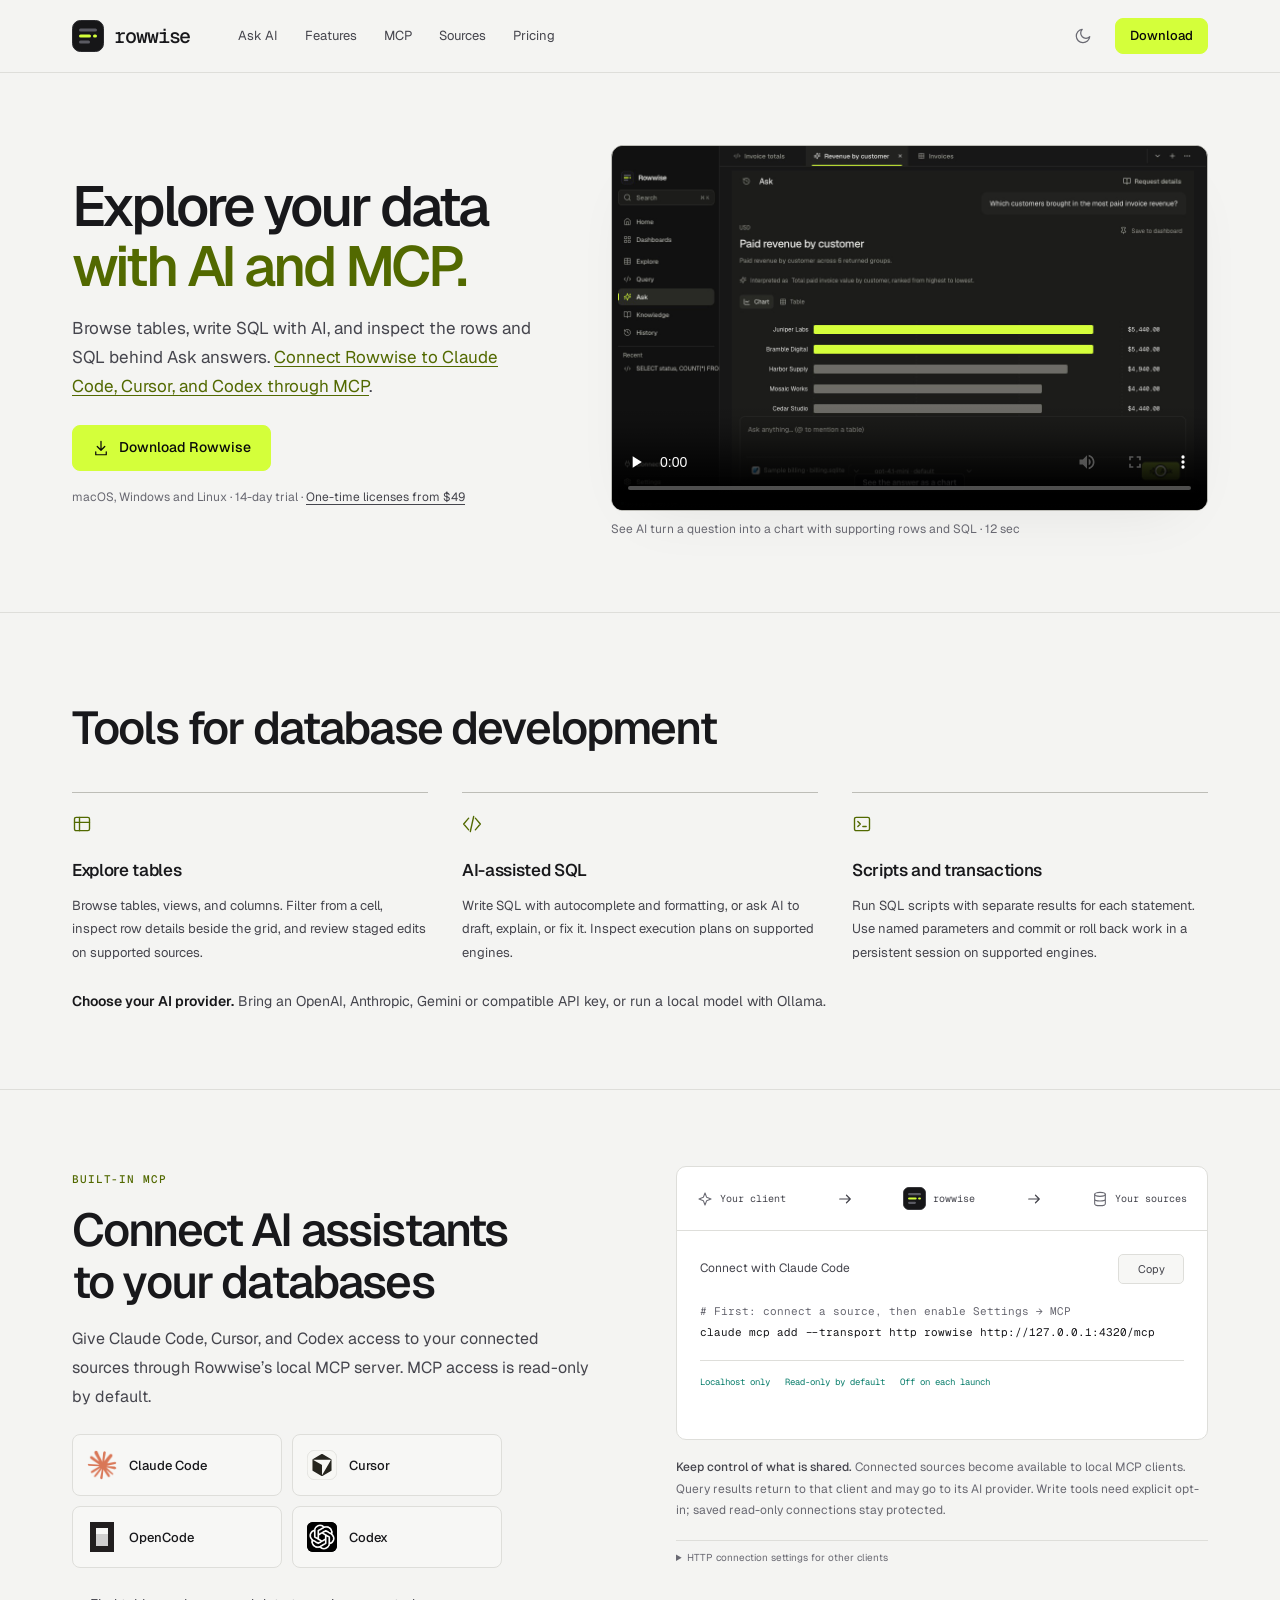
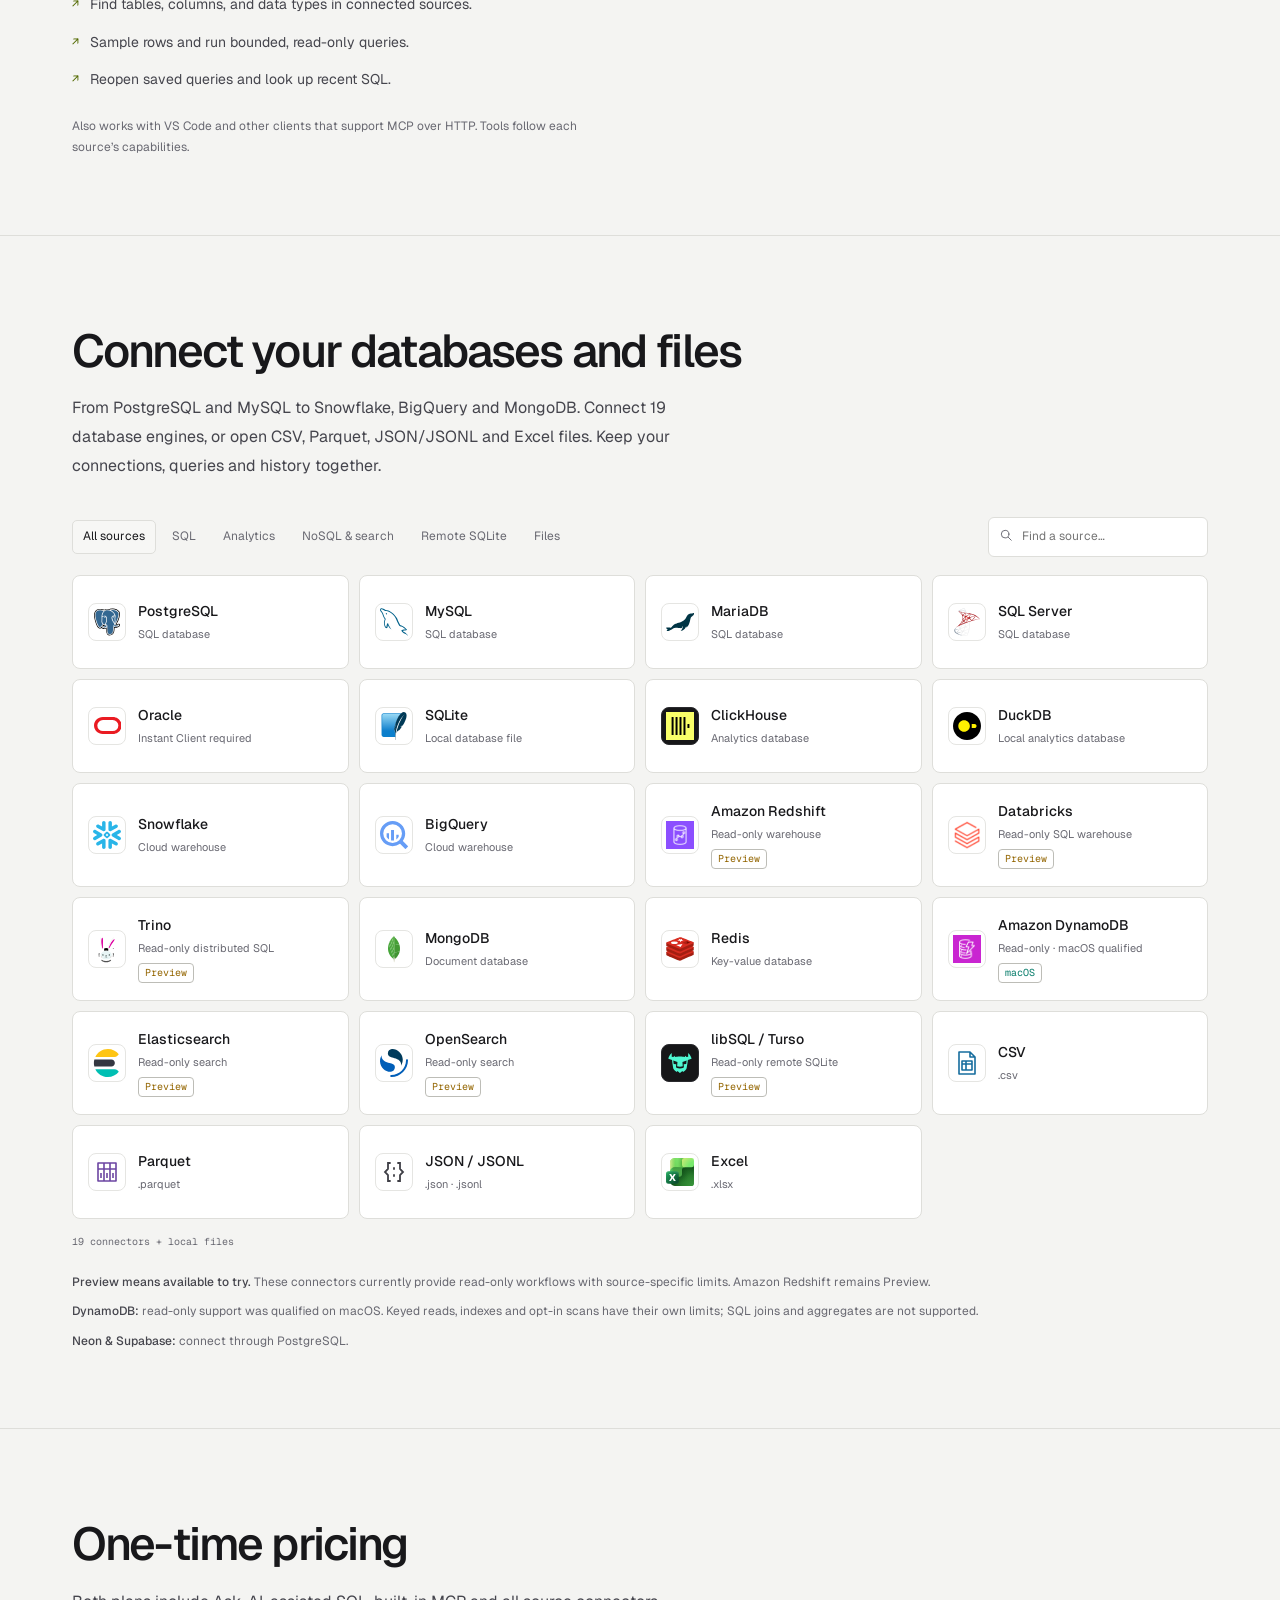
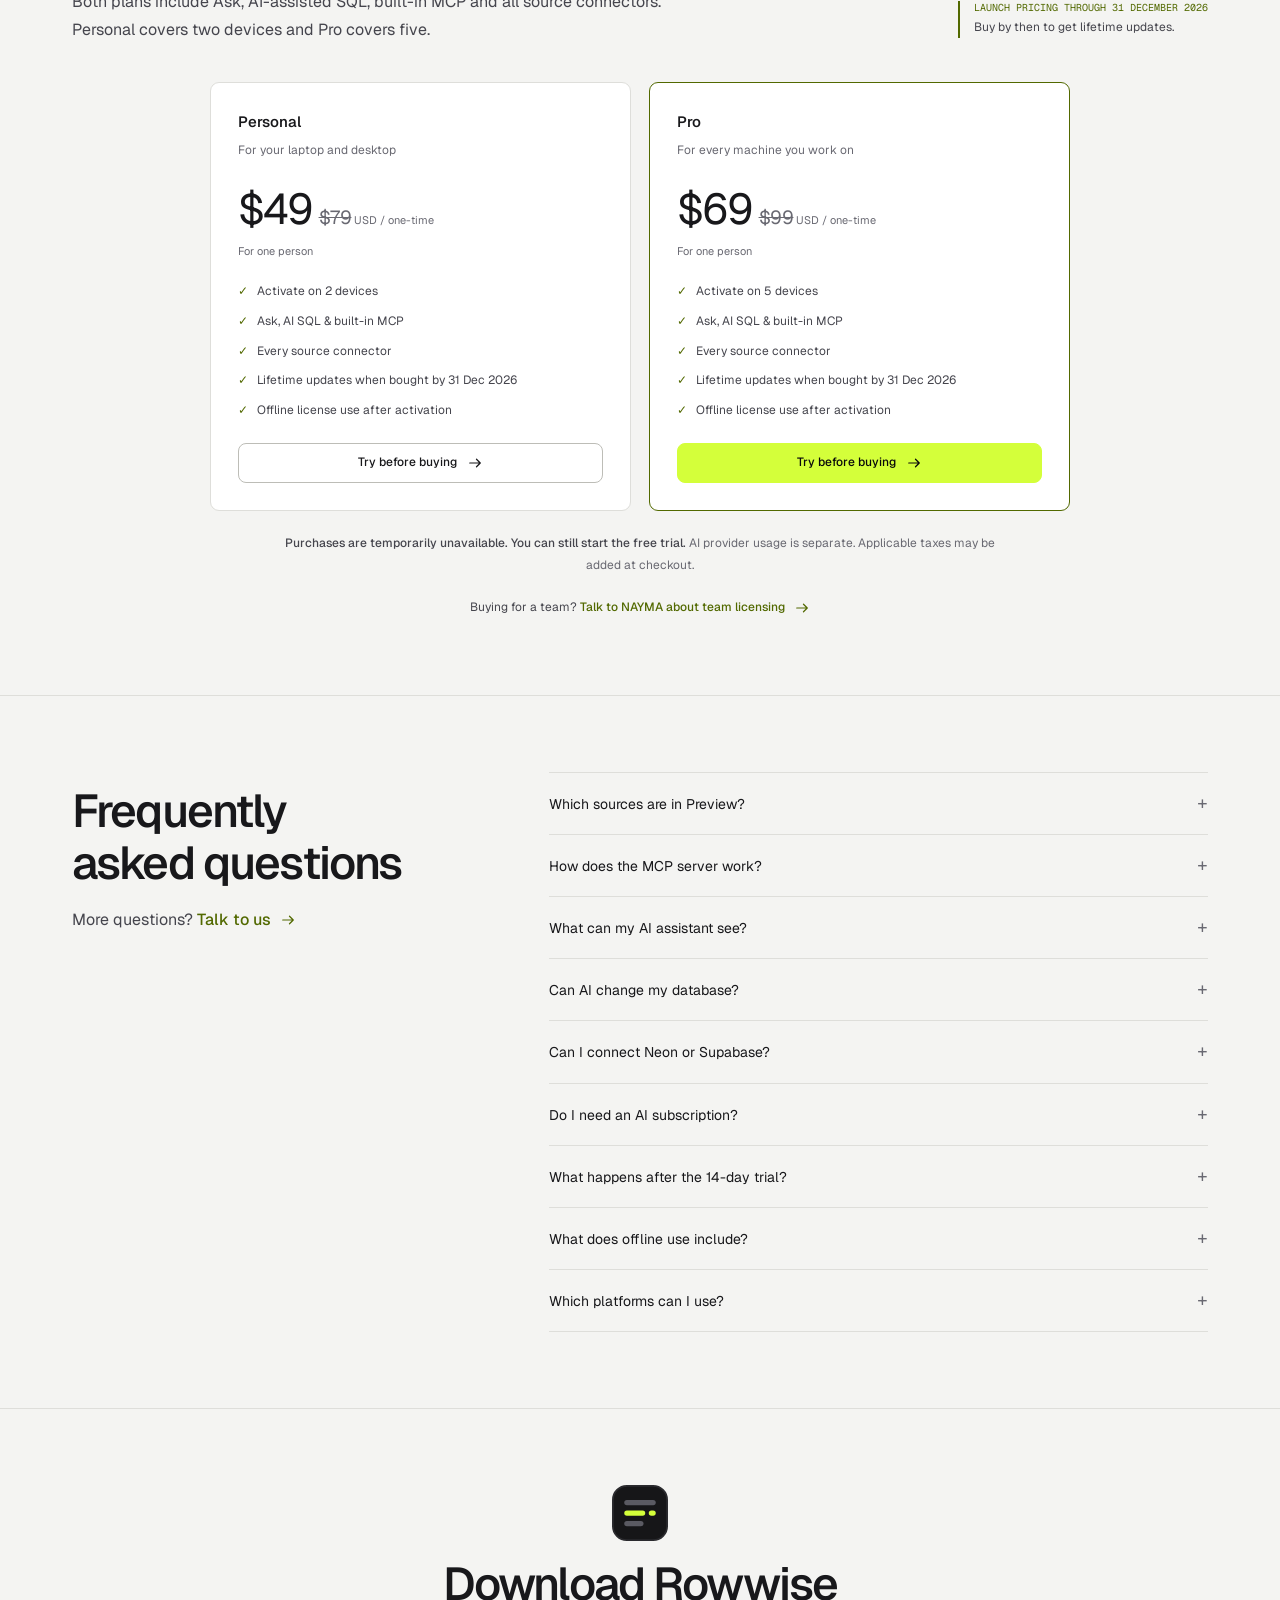
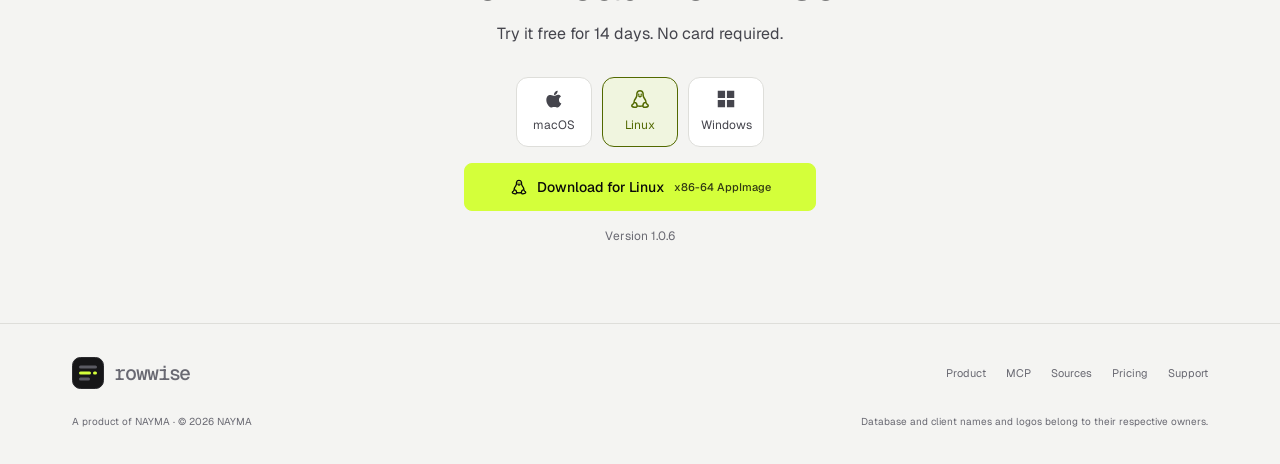
<file: index.html>
<!doctype html>
<html lang="en">
  <head>
    <meta charset="utf-8" />
    <meta name="viewport" content="width=device-width, initial-scale=1" />
    <title>Rowwise — Database client with AI-assisted SQL and MCP</title>
    <meta
      name="description"
      content="Browse databases, write SQL with AI, and inspect the evidence behind Ask answers. Connect your AI coding tools through built-in MCP."
    />
    <meta property="og:type" content="website" />
    <meta property="og:url" content="https://rowwise.dev/" />
    <meta
      property="og:title"
      content="Rowwise — Database client with AI-assisted SQL and MCP"
    />
    <meta
      property="og:description"
      content="Explore your databases, get AI answers backed by rows and SQL, and connect your coding assistant through built-in MCP."
    />
    <meta property="og:site_name" content="Rowwise" />
    <meta
      property="og:image"
      content="https://rowwise.dev/assets/brand/rowwise-social-card.png"
    />
    <meta property="og:image:type" content="image/png" />
    <meta property="og:image:width" content="1200" />
    <meta property="og:image:height" content="630" />
    <meta property="og:image:alt" content="Rowwise logo and wordmark" />
    <meta name="twitter:card" content="summary" />
    <meta name="twitter:title" content="Rowwise | Desktop database client" />
    <meta
      name="twitter:description"
      content="Browse databases, write SQL with AI, and connect your coding tools through built-in MCP."
    />
    <meta
      name="twitter:image"
      content="https://rowwise.dev/assets/brand/rowwise-x-card.png"
    />
    <meta name="twitter:image:alt" content="Rowwise app icon" />
    <meta name="theme-color" content="#09090A" />
    <meta name="color-scheme" content="dark light" />
    <meta name="author" content="NAYMA" />
    <link rel="canonical" href="https://rowwise.dev/" />
    <link
      rel="icon"
      type="image/svg+xml"
      href="assets/brand/rowwise-mark.svg"
    />
    <script>
      (() => {
        let saved;
        try {
          saved = localStorage.getItem("rowwise-theme");
        } catch {}
        document.documentElement.dataset.mode = ["light", "dark"].includes(
          saved,
        )
          ? saved
          : matchMedia("(prefers-color-scheme: light)").matches
            ? "light"
            : "dark";
      })();
    </script>
    <link rel="preconnect" href="https://fonts.googleapis.com" />
    <link rel="preconnect" href="https://fonts.gstatic.com" crossorigin />
    <link
      href="https://fonts.googleapis.com/css2?family=Geist:wght@400;500;550;600;700&amp;family=Geist+Mono:wght@400;500;600&amp;display=swap"
      rel="stylesheet"
    />
    <link rel="stylesheet" href="styles.css?v=57828794ecbf" />
    <script src="script.js?v=ddb3c05d4f6e" defer></script>
    <script src="billing-config.js?v=92ca0e8623fe" defer></script>
    <script src="checkout.js?v=a35e40710782" defer></script>
  </head>
  <body>
    <a href="#main" class="skip-link">Skip to content</a>
    <svg width="0" height="0" style="position: absolute" aria-hidden="true">
      <symbol id="i-arrow" viewBox="0 0 24 24">
        <path d="M5 12h14m-5-5 5 5-5 5" />
      </symbol>
      <symbol id="i-download" viewBox="0 0 24 24">
        <path d="M12 3v12m-5-5 5 5 5-5M5 17v4h14v-4" />
      </symbol>
      <symbol id="i-macos" viewBox="0 0 24 24">
        <path
          fill="currentColor"
          stroke="none"
          d="M16 3c.1 1.2-.4 2.4-1.1 3.2-.8.9-1.9 1.4-3 1.3 0-1.2.5-2.3 1.2-3.1.8-.9 1.8-1.4 2.9-1.4ZM20 17c-.7 1.6-2.4 4.4-4 4.4-1.3 0-1.7-.8-3.7-.8s-2.4.8-3.7.8c-1.6 0-3.3-2.7-4.1-4.4-1.6-3.6-.9-7.6 1.8-9 1.7-.9 3.1-.4 4.3.1.7.2 1.2.4 1.7.4s1-.2 1.6-.4c1.5-.6 3.8-1.4 5.7 1.2-3.1 1.8-2.8 6.3.4 7.7Z"
        />
      </symbol>
      <symbol id="i-linux" viewBox="0 0 24 24">
        <path
          d="M5.4 16c0-2.4 1.2-4.1 2.4-5.7C9 8.7 8.4 7.4 8.7 5.6a3.4 3.4 0 0 1 6.6 0c.3 1.8-.3 3.1.9 4.7 1.2 1.6 2.4 3.3 2.4 5.7M8.8 19.2c2 .8 4.4.8 6.4 0M10.5 8.7l1.5.9 1.5-.9M10.6 6.7h.1m2.6 0h.1M8.8 19.2c-.2-1.8-1.1-3.3-2.5-3.3-1.2 0-1.5.9-1.8 1.5-.5.9-2 1-1.4 2.3.5 1.1 4.1 1.7 5.1 1.1.5-.3.7-.9.6-1.6Zm6.4 0c.2-1.8 1.1-3.3 2.5-3.3 1.2 0 1.5.9 1.8 1.5.5.9 2 1 1.4 2.3-.5 1.1-4.1 1.7-5.1 1.1-.5-.3-.7-.9-.6-1.6Z"
        />
      </symbol>
      <symbol id="i-windows" viewBox="0 0 24 24">
        <path
          fill="currentColor"
          stroke="none"
          d="M3 3h8v8H3zm10 0h8v8h-8zM3 13h8v8H3zm10 0h8v8h-8z"
        />
      </symbol>
      <symbol id="i-database" viewBox="0 0 24 24">
        <ellipse cx="12" cy="5" rx="8" ry="3" />
        <path d="M4 5v14c0 4 16 4 16 0V5M4 12c0 4 16 4 16 0" />
      </symbol>
      <symbol id="i-query" viewBox="0 0 24 24">
        <path d="m8 5-6 7 6 7m8-14 6 7-6 7m-2-16-4 18" />
      </symbol>
      <symbol id="i-terminal" viewBox="0 0 24 24">
        <rect x="3" y="4" width="18" height="16" rx="2" />
        <path d="m7 9 3 3-3 3m6 0h4" />
      </symbol>
      <symbol id="i-grid" viewBox="0 0 24 24">
        <rect x="3" y="4" width="18" height="16" rx="2" />
        <path d="M3 10h18M9 4v16" />
      </symbol>
      <symbol id="i-ask" viewBox="0 0 24 24">
        <path
          d="m12 3 2.5 6.5L21 12l-6.5 2.5L12 21l-2.5-6.5L3 12l6.5-2.5L12 3Z"
        />
      </symbol>
      <symbol id="i-search" viewBox="0 0 24 24">
        <circle cx="10.5" cy="10.5" r="6.5" />
        <path d="m16 16 5 5" />
      </symbol>
      <symbol id="i-sun" viewBox="0 0 24 24">
        <circle cx="12" cy="12" r="4" />
        <path
          d="M12 2v2m0 16v2M2 12h2m16 0h2M5 5l1 1m12 12 1 1M5 19l1-1M18 6l1-1"
        />
      </symbol>
      <symbol id="i-moon" viewBox="0 0 24 24">
        <path d="M21 13A9 9 0 1 1 11 3a7 7 0 0 0 10 10Z" />
      </symbol>
      <symbol id="i-menu" viewBox="0 0 24 24">
        <path d="M4 7h16M4 12h16M4 17h16" />
      </symbol>
    </svg>
    <nav class="site-nav" aria-label="Main navigation">
      <div class="wrap nav-inner">
        <a class="brand" href="#" aria-label="rowwise home"
          ><img
            src="assets/brand/rowwise-mark.svg"
            width="32"
            height="32"
            alt=""
          />rowwise</a
        >
        <ul class="nav-links" id="nav-links">
          <li><a href="#demos">Ask AI</a></li>
          <li><a href="#features">Features</a></li>
          <li><a href="#mcp">MCP</a></li>
          <li><a href="#sources">Sources</a></li>
          <li><a href="#pricing">Pricing</a></li>
        </ul>
        <div class="nav-actions">
          <button
            class="icon-button theme-toggle"
            id="theme-toggle"
            type="button"
            aria-label="Switch to light theme"
          >
            <svg class="icon sun" aria-hidden="true"><use href="#i-sun" /></svg
            ><svg class="icon moon" aria-hidden="true">
              <use href="#i-moon" />
            </svg></button
          ><a class="btn btn-primary btn-small" href="#download">Download</a
          ><button
            class="icon-button mobile-toggle"
            id="mobile-toggle"
            type="button"
            aria-label="Open navigation"
            aria-expanded="false"
            aria-controls="nav-links"
          >
            <svg class="icon" aria-hidden="true"><use href="#i-menu" /></svg>
          </button>
        </div>
      </div>
    </nav>
    <main id="main" tabindex="-1">
      <header class="hero" id="ai">
        <div class="wrap hero-layout">
          <div class="hero-copy">
            <h1>
              Explore your data<br /><span class="accent"
                >with AI and MCP.</span
              >
            </h1>
            <p class="hero-lede">
              Browse tables, write SQL with AI, and inspect the rows and SQL
              behind Ask answers.
              <a href="#mcp"
                >Connect Rowwise to Claude Code, Cursor, and Codex through
                MCP</a
              >.
            </p>
            <div class="ctas">
              <a class="btn btn-primary" href="#download">
                <svg class="icon" aria-hidden="true">
                  <use href="#i-download" />
                </svg>
                Download Rowwise
              </a>
            </div>
            <p class="fine">
              macOS, Windows and Linux · 14-day trial ·
              <a href="#pricing">One-time licenses from $49</a>
            </p>
          </div>
          <figure class="ask-demo" id="tour">
            <video
              id="demos"
              controls
              playsinline
              preload="none"
              width="1200"
              height="736"
              poster="assets/demos/ask-with-evidence.jpg"
              aria-label="Ask walkthrough with sample invoice data"
              aria-describedby="ask-demo-caption"
            >
              <source
                src="assets/demos/ask-with-evidence.mp4"
                type="video/mp4"
              />
              <a href="assets/demos/ask-with-evidence.mp4"
                >Download the Ask demo</a
              >
            </video>
            <figcaption id="ask-demo-caption">
              See AI turn a question into a chart with supporting rows and SQL ·
              12 sec
            </figcaption>
          </figure>
        </div>
      </header>
      <section class="page-section" id="features">
        <div class="wrap">
          <h2>Tools for database development</h2>
          <div class="workflow-grid">
            <article class="workflow-card">
              <svg class="icon" aria-hidden="true"><use href="#i-grid" /></svg>
              <h3>Explore tables</h3>
              <p>
                Browse tables, views, and columns. Filter from a cell, inspect
                row details beside the grid, and review staged edits on
                supported sources.
              </p>
            </article>
            <article class="workflow-card">
              <svg class="icon" aria-hidden="true"><use href="#i-query" /></svg>
              <h3>AI-assisted SQL</h3>
              <p>
                Write SQL with autocomplete and formatting, or ask AI to draft,
                explain, or fix it. Inspect execution plans on supported
                engines.
              </p>
            </article>
            <article class="workflow-card">
              <svg class="icon" aria-hidden="true">
                <use href="#i-terminal" />
              </svg>
              <h3>Scripts and transactions</h3>
              <p>
                Run SQL scripts with separate results for each statement. Use
                named parameters and commit or roll back work in a persistent
                session on supported engines.
              </p>
            </article>
          </div>
          <p class="ai-provider-note">
            <strong>Choose your AI provider.</strong> Bring an OpenAI,
            Anthropic, Gemini or compatible API key, or run a local model with
            Ollama.
          </p>
        </div>
      </section>
      <section class="page-section" id="mcp">
        <div class="wrap split">
          <div>
            <span class="eyebrow">Built-in MCP</span>
            <h2>Connect AI assistants to your databases</h2>
            <p class="section-lede">
              Give Claude Code, Cursor, and Codex access to your connected
              sources through Rowwise’s local MCP server. MCP access is
              read-only by default.
            </p>
            <ul class="client-chips" aria-label="MCP clients">
              <li>
                <a
                  class="client-chip"
                  href="https://code.claude.com/docs/en/mcp"
                  target="_blank"
                  rel="noopener noreferrer"
                  aria-label="Claude Code MCP setup (opens in a new tab)"
                  ><span class="client-icon" aria-hidden="true"
                    ><img
                      src="assets/clients/claude-code.png"
                      width="30"
                      height="30"
                      alt=""
                      class="" /></span
                  ><span>Claude Code</span></a
                >
              </li>
              <li>
                <a
                  class="client-chip"
                  href="https://cursor.com/docs/context/mcp"
                  target="_blank"
                  rel="noopener noreferrer"
                  aria-label="Cursor MCP setup (opens in a new tab)"
                  ><span class="client-icon" aria-hidden="true"
                    ><img
                      class="on-dark"
                      src="assets/clients/cursor-dark.svg"
                      width="30"
                      height="30"
                      alt="" /><img
                      class="on-light"
                      src="assets/clients/cursor-light.svg"
                      width="30"
                      height="30"
                      alt="" /></span
                  ><span>Cursor</span></a
                >
              </li>
              <li>
                <a
                  class="client-chip"
                  href="https://opencode.ai/docs/mcp-servers/"
                  target="_blank"
                  rel="noopener noreferrer"
                  aria-label="OpenCode MCP setup (opens in a new tab)"
                  ><span class="client-icon" aria-hidden="true"
                    ><img
                      class="on-dark"
                      src="assets/clients/opencode-dark.svg"
                      width="30"
                      height="30"
                      alt="" /><img
                      class="on-light"
                      src="assets/clients/opencode-light.svg"
                      width="30"
                      height="30"
                      alt="" /></span
                  ><span>OpenCode</span></a
                >
              </li>
              <li>
                <a
                  class="client-chip"
                  href="https://developers.openai.com/codex/mcp"
                  target="_blank"
                  rel="noopener noreferrer"
                  aria-label="Codex MCP setup (opens in a new tab)"
                  ><span class="client-icon" aria-hidden="true"
                    ><img
                      src="assets/clients/codex.png"
                      width="30"
                      height="30"
                      alt=""
                      class="codex-logo" /></span
                  ><span>Codex</span></a
                >
              </li>
            </ul>
            <ul class="feature-list">
              <li>
                Find tables, columns, and data types in connected sources.
              </li>
              <li>Sample rows and run bounded, read-only queries.</li>
              <li>Reopen saved queries and look up recent SQL.</li>
            </ul>

            <p class="privacy-note">
              Also works with VS Code and other clients that support MCP over
              HTTP. Tools follow each source’s capabilities.
            </p>
          </div>
          <div>
            <div class="setup-card">
              <div class="connection-flow">
                <span class="flow-node"
                  ><svg class="icon" aria-hidden="true">
                    <use href="#i-ask" /></svg
                  >Your client</span
                ><svg class="icon" aria-hidden="true">
                  <use href="#i-arrow" /></svg
                ><span class="flow-node"
                  ><img
                    src="assets/brand/rowwise-mark.svg"
                    alt=""
                    width="23"
                    height="23"
                  />rowwise</span
                ><svg class="icon" aria-hidden="true">
                  <use href="#i-arrow" /></svg
                ><span class="flow-node"
                  ><svg class="icon" aria-hidden="true">
                    <use href="#i-database" /></svg
                  >Your sources</span
                >
              </div>
              <div class="setup-inner">
                <div class="setup-title">
                  <span>Connect with Claude Code</span
                  ><button
                    type="button"
                    id="copy-mcp"
                    class="copy-button"
                    aria-label="Copy Claude Code MCP setup command"
                  >
                    Copy
                  </button>
                </div>
                <pre><span class="code-comment"># First: connect a source, then enable Settings → MCP</span>
<code id="mcp-command">claude mcp add --transport http rowwise http://127.0.0.1:4320/mcp</code></pre>
                <div class="setup-foot">
                  <span>Localhost only</span><span>Read-only by default</span
                  ><span>Off on each launch</span>
                </div>
                <p
                  class="copy-status"
                  id="copy-status"
                  role="status"
                  aria-live="polite"
                ></p>
              </div>
            </div>
            <p class="privacy-note">
              <strong>Keep control of what is shared.</strong> Connected sources
              become available to local MCP clients. Query results return to
              that client and may go to its AI provider. Write tools need
              explicit opt-in; saved read-only connections stay protected.
            </p>
            <details class="supporting" style="margin-top: 18px">
              <summary>HTTP connection settings for other clients</summary>
              <pre>{"type":"http","url":"http://127.0.0.1:4320/mcp"}</pre>
              <p class="privacy-note">
                Use your client’s MCP configuration format with this endpoint.
              </p>
            </details>
          </div>
        </div>
      </section>
      <section class="page-section" id="sources">
        <div class="wrap">
          <div class="section-heading">
            <h2>Connect your databases and files</h2>
            <p class="section-lede">
              From PostgreSQL and MySQL to Snowflake, BigQuery and MongoDB.
              Connect 19 database engines, or open CSV, Parquet, JSON/JSONL and
              Excel files. Keep your connections, queries and history together.
            </p>
          </div>
          <div class="source-toolbar">
            <div
              class="source-filters"
              role="group"
              aria-label="Filter sources"
            >
              <button type="button" data-filter="all" aria-pressed="true">
                All sources</button
              ><button type="button" data-filter="sql" aria-pressed="false">
                SQL</button
              ><button
                type="button"
                data-filter="analytics"
                aria-pressed="false"
              >
                Analytics</button
              ><button type="button" data-filter="nosql" aria-pressed="false">
                NoSQL & search</button
              ><button type="button" data-filter="remote" aria-pressed="false">
                Remote SQLite</button
              ><button type="button" data-filter="files" aria-pressed="false">
                Files
              </button>
            </div>
            <label class="source-search"
              ><svg class="icon" aria-hidden="true">
                <use href="#i-search" /></svg
              ><span class="sr-only">Search sources</span
              ><input
                id="source-search"
                type="search"
                placeholder="Find a source…"
                autocomplete="off"
            /></label>
          </div>
          <div class="source-grid" id="source-grid">
            <div
              class="source-card"
              data-source="postgres"
              data-category="sql"
              data-search="postgresql sql database"
            >
              <span class="source-icon" aria-hidden="true"
                ><img
                  src="assets/db/postgresql.svg?v=f220a436258e"
                  width="28"
                  height="28"
                  alt=""
                  loading="lazy"
                  decoding="async"
              /></span>
              <div class="source-copy">
                <div class="source-name">PostgreSQL</div>
                <div class="source-detail">SQL database</div>
              </div>
            </div>
            <div
              class="source-card"
              data-source="mysql"
              data-category="sql"
              data-search="mysql sql database"
            >
              <span class="source-icon" aria-hidden="true"
                ><img
                  src="assets/db/mysql.svg?v=f73fa5d6b9da"
                  width="28"
                  height="28"
                  alt=""
                  loading="lazy"
                  decoding="async"
              /></span>
              <div class="source-copy">
                <div class="source-name">MySQL</div>
                <div class="source-detail">SQL database</div>
              </div>
            </div>
            <div
              class="source-card"
              data-source="mariadb"
              data-category="sql"
              data-search="mariadb sql database"
            >
              <span class="source-icon" aria-hidden="true"
                ><img
                  src="assets/db/mariadb.svg?v=90f14c26b478"
                  width="28"
                  height="28"
                  alt=""
                  loading="lazy"
                  decoding="async"
              /></span>
              <div class="source-copy">
                <div class="source-name">MariaDB</div>
                <div class="source-detail">SQL database</div>
              </div>
            </div>
            <div
              class="source-card"
              data-source="sqlserver"
              data-category="sql"
              data-search="sql server sql database"
            >
              <span class="source-icon" aria-hidden="true"
                ><img
                  src="assets/db/sqlserver.svg?v=f52b63cb5ff8"
                  width="28"
                  height="28"
                  alt=""
                  loading="lazy"
                  decoding="async"
              /></span>
              <div class="source-copy">
                <div class="source-name">SQL Server</div>
                <div class="source-detail">SQL database</div>
              </div>
            </div>
            <div
              class="source-card"
              data-source="oracle"
              data-category="sql"
              data-search="oracle instant client required"
            >
              <span class="source-icon" aria-hidden="true"
                ><img
                  src="assets/db/oracle.svg?v=436d617a609b"
                  width="28"
                  height="28"
                  alt=""
                  loading="lazy"
                  decoding="async"
              /></span>
              <div class="source-copy">
                <div class="source-name">Oracle</div>
                <div class="source-detail">Instant Client required</div>
              </div>
            </div>
            <div
              class="source-card"
              data-source="sqlite"
              data-category="sql"
              data-search="sqlite local database file"
            >
              <span class="source-icon" aria-hidden="true"
                ><img
                  src="assets/db/sqlite.svg?v=2b91c30887d3"
                  width="28"
                  height="28"
                  alt=""
                  loading="lazy"
                  decoding="async"
              /></span>
              <div class="source-copy">
                <div class="source-name">SQLite</div>
                <div class="source-detail">Local database file</div>
              </div>
            </div>
            <div
              class="source-card"
              data-source="clickhouse"
              data-category="analytics"
              data-search="clickhouse analytics database"
            >
              <span class="source-icon source-icon--dark" aria-hidden="true"
                ><img
                  src="assets/db/clickhouse.svg?v=12cde67e9662"
                  width="28"
                  height="28"
                  alt=""
                  loading="lazy"
                  decoding="async"
              /></span>
              <div class="source-copy">
                <div class="source-name">ClickHouse</div>
                <div class="source-detail">Analytics database</div>
              </div>
            </div>
            <div
              class="source-card"
              data-source="duckdb"
              data-category="analytics"
              data-search="duckdb local analytics database"
            >
              <span class="source-icon" aria-hidden="true"
                ><img
                  src="assets/db/duckdb.svg?v=06be219668a4"
                  width="28"
                  height="28"
                  alt=""
                  loading="lazy"
                  decoding="async"
              /></span>
              <div class="source-copy">
                <div class="source-name">DuckDB</div>
                <div class="source-detail">Local analytics database</div>
              </div>
            </div>
            <div
              class="source-card"
              data-source="snowflake"
              data-category="analytics"
              data-search="snowflake cloud warehouse"
            >
              <span class="source-icon" aria-hidden="true"
                ><img
                  src="assets/db/snowflake.svg?v=49ac685600ec"
                  width="28"
                  height="28"
                  alt=""
                  loading="lazy"
                  decoding="async"
              /></span>
              <div class="source-copy">
                <div class="source-name">Snowflake</div>
                <div class="source-detail">Cloud warehouse</div>
              </div>
            </div>
            <div
              class="source-card"
              data-source="bigquery"
              data-category="analytics"
              data-search="bigquery cloud warehouse"
            >
              <span class="source-icon" aria-hidden="true"
                ><img
                  src="assets/db/bigquery.svg?v=a26f6aafc25b"
                  width="28"
                  height="28"
                  alt=""
                  loading="lazy"
                  decoding="async"
              /></span>
              <div class="source-copy">
                <div class="source-name">BigQuery</div>
                <div class="source-detail">Cloud warehouse</div>
              </div>
            </div>
            <div
              class="source-card"
              data-source="redshift"
              data-category="analytics"
              data-search="amazon redshift read-only warehouse"
            >
              <span class="source-icon" aria-hidden="true"
                ><img
                  src="assets/db/redshift.png?v=36e927335d93"
                  width="28"
                  height="28"
                  alt=""
                  loading="lazy"
                  decoding="async"
              /></span>
              <div class="source-copy">
                <div class="source-name">Amazon Redshift</div>
                <div class="source-detail">Read-only warehouse</div>
                <span class="source-badge">Preview</span>
              </div>
            </div>
            <div
              class="source-card"
              data-source="databricks"
              data-category="analytics"
              data-search="databricks read-only sql warehouse"
            >
              <span class="source-icon" aria-hidden="true"
                ><img
                  src="assets/db/databricks.png?v=ecd81329dd99"
                  width="28"
                  height="28"
                  alt=""
                  loading="lazy"
                  decoding="async"
              /></span>
              <div class="source-copy">
                <div class="source-name">Databricks</div>
                <div class="source-detail">Read-only SQL warehouse</div>
                <span class="source-badge">Preview</span>
              </div>
            </div>
            <div
              class="source-card"
              data-source="trino"
              data-category="analytics"
              data-search="trino read-only distributed sql"
            >
              <span class="source-icon" aria-hidden="true"
                ><img
                  src="assets/db/trino.svg?v=d1dd40046704"
                  width="28"
                  height="28"
                  alt=""
                  loading="lazy"
                  decoding="async"
              /></span>
              <div class="source-copy">
                <div class="source-name">Trino</div>
                <div class="source-detail">Read-only distributed SQL</div>
                <span class="source-badge">Preview</span>
              </div>
            </div>
            <div
              class="source-card"
              data-source="mongodb"
              data-category="nosql"
              data-search="mongodb document database"
            >
              <span class="source-icon" aria-hidden="true"
                ><img
                  src="assets/db/mongodb.svg?v=d9f2bf704126"
                  width="28"
                  height="28"
                  alt=""
                  loading="lazy"
                  decoding="async"
              /></span>
              <div class="source-copy">
                <div class="source-name">MongoDB</div>
                <div class="source-detail">Document database</div>
              </div>
            </div>
            <div
              class="source-card"
              data-source="redis"
              data-category="nosql"
              data-search="redis key-value database"
            >
              <span class="source-icon" aria-hidden="true"
                ><img
                  src="assets/db/redis.svg?v=4707378b1908"
                  width="28"
                  height="28"
                  alt=""
                  loading="lazy"
                  decoding="async"
              /></span>
              <div class="source-copy">
                <div class="source-name">Redis</div>
                <div class="source-detail">Key-value database</div>
              </div>
            </div>
            <div
              class="source-card"
              data-source="dynamodb"
              data-category="nosql"
              data-search="amazon dynamodb read-only · macos qualified"
            >
              <span class="source-icon" aria-hidden="true"
                ><img
                  src="assets/db/dynamodb.png?v=e15ee090401a"
                  width="28"
                  height="28"
                  alt=""
                  loading="lazy"
                  decoding="async"
              /></span>
              <div class="source-copy">
                <div class="source-name">Amazon DynamoDB</div>
                <div class="source-detail">Read-only · macOS qualified</div>
                <span class="source-badge qualified">macOS</span>
              </div>
            </div>
            <div
              class="source-card"
              data-source="elasticsearch"
              data-category="nosql"
              data-search="elasticsearch read-only search"
            >
              <span class="source-icon" aria-hidden="true"
                ><img
                  src="assets/db/elasticsearch.svg?v=7efc44ea67ea"
                  width="28"
                  height="28"
                  alt=""
                  loading="lazy"
                  decoding="async"
              /></span>
              <div class="source-copy">
                <div class="source-name">Elasticsearch</div>
                <div class="source-detail">Read-only search</div>
                <span class="source-badge">Preview</span>
              </div>
            </div>
            <div
              class="source-card"
              data-source="opensearch"
              data-category="nosql"
              data-search="opensearch read-only search"
            >
              <span class="source-icon" aria-hidden="true"
                ><img
                  src="assets/db/opensearch.svg?v=d89d0555a75f"
                  width="28"
                  height="28"
                  alt=""
                  loading="lazy"
                  decoding="async"
              /></span>
              <div class="source-copy">
                <div class="source-name">OpenSearch</div>
                <div class="source-detail">Read-only search</div>
                <span class="source-badge">Preview</span>
              </div>
            </div>
            <div
              class="source-card"
              data-source="libsql"
              data-category="remote"
              data-search="libsql / turso read-only remote sqlite"
            >
              <span class="source-icon source-icon--dark" aria-hidden="true"
                ><img
                  src="assets/db/turso.svg?v=1f79806b29a7"
                  width="28"
                  height="28"
                  alt=""
                  loading="lazy"
                  decoding="async"
              /></span>
              <div class="source-copy">
                <div class="source-name">libSQL / Turso</div>
                <div class="source-detail">Read-only remote SQLite</div>
                <span class="source-badge">Preview</span>
              </div>
            </div>
            <div
              class="source-card"
              data-source="file-csv"
              data-category="files"
              data-search="csv comma separated values flat files"
            >
              <span class="source-icon source-icon--csv" aria-hidden="true"
                ><svg
                  viewBox="0 0 28 28"
                  fill="none"
                  stroke="currentColor"
                  stroke-width="1.6"
                  stroke-linejoin="round"
                >
                  <path d="M17 3H6v22h16V8l-5-5Zm0 0v5h5" />
                  <path d="M9 12h10v9H9zM9 15h10M13 12v9" /></svg
              ></span>
              <div class="source-copy">
                <div class="source-name">CSV</div>
                <div class="source-detail">.csv</div>
              </div>
            </div>
            <div
              class="source-card"
              data-source="file-parquet"
              data-category="files"
              data-search="parquet columnar data files"
            >
              <span class="source-icon source-icon--parquet" aria-hidden="true"
                ><svg
                  viewBox="0 0 28 28"
                  fill="none"
                  stroke="currentColor"
                  stroke-width="1.6"
                  stroke-linejoin="round"
                >
                  <path d="M5 5h18v18H5zM5 11h18M11 5v18M17 5v18" />
                  <path d="M8 15v5M14 15v5M20 15v5" /></svg
              ></span>
              <div class="source-copy">
                <div class="source-name">Parquet</div>
                <div class="source-detail">.parquet</div>
              </div>
            </div>
            <div
              class="source-card"
              data-source="file-json"
              data-category="files"
              data-search="json jsonl structured records data files"
            >
              <span class="source-icon source-icon--json" aria-hidden="true"
                ><svg
                  viewBox="0 0 28 28"
                  fill="none"
                  stroke="currentColor"
                  stroke-width="1.8"
                  stroke-linecap="round"
                >
                  <path
                    d="M10 5H8v6l-3 3 3 3v6h2M18 5h2v6l3 3-3 3v6h-2M14 10v1M14 17v1"
                  /></svg
              ></span>
              <div class="source-copy">
                <div class="source-name">JSON / JSONL</div>
                <div class="source-detail">.json · .jsonl</div>
              </div>
            </div>
            <div
              class="source-card"
              data-source="file-excel"
              data-category="files"
              data-search="excel xlsx spreadsheet workbook worksheet files"
            >
              <span class="source-icon" aria-hidden="true"
                ><img
                  src="assets/files/excel.svg?v=5bc26d575883"
                  alt=""
                  width="28"
                  height="28"
                  loading="lazy"
                  decoding="async"
              /></span>
              <div class="source-copy">
                <div class="source-name">Excel</div>
                <div class="source-detail">.xlsx</div>
              </div>
            </div>
          </div>
          <p class="source-empty" id="source-empty" hidden>
            No sources match. Try another name or choose All sources.
          </p>
          <p
            class="source-count"
            id="source-count"
            role="status"
            aria-live="polite"
          >
            19 connectors + local files
          </p>
          <div class="source-notes">
            <p>
              <b>Preview means available to try.</b> These connectors currently
              provide read-only workflows with source-specific limits. Amazon
              Redshift remains Preview.
            </p>
            <p>
              <b>DynamoDB:</b> read-only support was qualified on macOS. Keyed
              reads, indexes and opt-in scans have their own limits; SQL joins
              and aggregates are not supported.
            </p>
            <p><b>Neon &amp; Supabase:</b> connect through PostgreSQL.</p>
          </div>
        </div>
      </section>
      <section class="page-section" id="pricing">
        <div class="wrap">
          <div class="plan-intro">
            <div class="section-heading">
              <h2>One-time pricing</h2>
              <p class="section-lede">
                Both plans include Ask, AI-assisted SQL, built-in MCP and all
                source connectors. Personal covers two devices and Pro covers
                five.
              </p>
            </div>
            <p class="launch-note">
              <strong>Launch pricing through 31 December 2026</strong>
              Buy by then to get lifetime updates.
            </p>
          </div>
          <div class="plans">
            <article class="plan">
              <h3>Personal</h3>
              <p class="for">For your laptop and desktop</p>
              <div class="price">
                $49<s aria-label="Regular price 79 dollars">$79</s
                ><small> USD / one-time</small>
              </div>
              <p class="note">For one person</p>
              <ul>
                <li>Activate on 2 devices</li>
                <li>Ask, AI SQL &amp; built-in MCP</li>
                <li>Every source connector</li>
                <li>Lifetime updates when bought by 31 Dec 2026</li>
                <li>Offline license use after activation</li>
              </ul>
              <a class="btn" data-checkout-plan="single" href="#download"
                ><span data-checkout-label>Try before buying</span>
                <svg class="icon" aria-hidden="true">
                  <use href="#i-arrow" /></svg
              ></a>
            </article>
            <article class="plan featured">
              <h3>Pro</h3>
              <p class="for">For every machine you work on</p>
              <div class="price">
                $69<s aria-label="Regular price 99 dollars">$99</s
                ><small> USD / one-time</small>
              </div>
              <p class="note">For one person</p>
              <ul>
                <li>Activate on 5 devices</li>
                <li>Ask, AI SQL &amp; built-in MCP</li>
                <li>Every source connector</li>
                <li>Lifetime updates when bought by 31 Dec 2026</li>
                <li>Offline license use after activation</li>
              </ul>
              <a
                class="btn btn-primary"
                data-checkout-plan="three"
                href="#download"
                ><span data-checkout-label>Try before buying</span>
                <svg class="icon" aria-hidden="true">
                  <use href="#i-arrow" /></svg
              ></a>
            </article>
          </div>
          <p
            id="checkout-status"
            class="pricing-foot"
            role="status"
            aria-live="polite"
            hidden
          ></p>
          <p class="pricing-foot">
            <strong data-checkout-closed>
              Purchases are temporarily unavailable. You can still start the
              free trial.
            </strong>
            <strong data-checkout-open hidden>
              Buy securely through Polar. Activate with the license key from
              your purchase email.
            </strong>
            AI provider usage is separate. Applicable taxes may be added at
            checkout.
          </p>
          <p class="team-note">
            Buying for a team?
            <a
              class="text-link"
              href="mailto:support@rowwise.dev?subject=Rowwise%20team%20licensing"
              >Talk to NAYMA about team licensing
              <svg class="icon" aria-hidden="true"><use href="#i-arrow" /></svg
            ></a>
          </p>
        </div>
      </section>
      <section class="page-section" id="faq">
        <div class="wrap faq-layout">
          <div>
            <h2>Frequently asked questions</h2>
            <p class="section-lede">
              More questions?
              <a class="text-link" href="mailto:support@rowwise.dev"
                >Talk to us
                <svg class="icon" aria-hidden="true">
                  <use href="#i-arrow" /></svg
              ></a>
            </p>
          </div>
          <div class="faq">
            <details>
              <summary>Which sources are in Preview?</summary>
              <p>
                libSQL / Turso, Elasticsearch, OpenSearch, Amazon Redshift,
                Databricks and Trino are read-only Preview connectors. Amazon
                DynamoDB read-only support was qualified on macOS. Capabilities
                vary by engine.
              </p>
            </details>
            <details>
              <summary>How does the MCP server work?</summary>
              <p>
                Connect a source in Rowwise, then enable the server in Settings
                → MCP. Add its local HTTP endpoint to your compatible client. It
                exposes currently connected sources, discovered schemas, bounded
                reads and query tools. It starts off each time Rowwise opens and
                is read-only by default. Write tools require explicit opt-in,
                and saved read-only connections remain protected.
              </p>
            </details>
            <details>
              <summary>What can my AI assistant see?</summary>
              <p>
                Rowwise’s built-in AI sends your prompt, relevant schema
                metadata and applicable saved definitions to your configured
                provider, without query result rows. MCP is different: its tools
                return schema and query results to your connected client. That
                client may send them to its model provider. Credentials remain
                managed by Rowwise.
              </p>
            </details>
            <details>
              <summary>Can AI change my database?</summary>
              <p>
                Ask uses read-only queries. AI changes in the Query editor are
                drafts you review and run yourself. MCP is read-only by default;
                enabling write/delete tools lets clients make supported changes
                without per-query approval. Saved read-only mode still applies.
              </p>
            </details>
            <details>
              <summary>Can I connect Neon or Supabase?</summary>
              <p>
                Yes. Use the PostgreSQL connection type with your provider’s
                host, database and credentials. Neon and Supabase are
                PostgreSQL-compatible services, rather than separate query
                engines.
              </p>
            </details>
            <details>
              <summary>Do I need an AI subscription?</summary>
              <p>
                AI features use your own OpenAI, Anthropic, Gemini or compatible
                API key, or a local model through Ollama. Provider charges are
                separate; Rowwise adds no AI markup. Non-AI database workflows
                work without an AI key. Built-in AI uses relevant schema and
                saved business definitions. Query result rows stay out of that
                AI flow.
              </p>
            </details>
            <details>
              <summary>What happens after the 14-day trial?</summary>
              <p>
                A license key is required to reopen your workspace. Your
                connections, saved queries and history remain on your computer.
                Personal (two devices) and Pro (five devices) are one-time
                licenses for one person. Until 31 December 2026 they cost $49
                and $69 and include lifetime updates, with no renewal. From 1
                January 2027 the prices are $79 and $99 with 12 months of
                updates; your last eligible version keeps working afterward.
                Existing license holders keep lifetime updates; connect once and
                refresh your license in Settings → License.
                <span data-checkout-closed>
                  Purchases are temporarily unavailable. You can still start the
                  free trial.
                </span>
              </p>
            </details>
            <details>
              <summary>What does offline use include?</summary>
              <p>
                First activation requires an internet connection. After
                activation, the signed license can be verified locally. Work
                with local databases and files offline; cloud AI providers and
                remote databases need their own network access. A local Ollama
                model is an option for AI without a cloud provider.
              </p>
            </details>
            <details>
              <summary>Which platforms can I use?</summary>
              <p>
                Rowwise 1.0.6 for macOS is signed, notarized, and runs on Apple
                silicon and Intel. The <a href="#download">desktop downloads</a>
                also include an unsigned Windows x64 installer and a Linux
                x86-64 AppImage tested on Ubuntu 24.04.
              </p>
            </details>
          </div>
        </div>
      </section>
      <section class="page-section download" id="download">
        <div class="wrap">
          <img
            class="download-mark"
            src="assets/brand/rowwise-mark.svg"
            width="56"
            height="56"
            alt=""
          />
          <h2>Download Rowwise</h2>
          <p class="section-lede">Try it free for 14 days. No card required.</p>
          <fieldset class="platform-picker" id="platform-picker" hidden>
            <legend class="sr-only">Choose your operating system</legend>
            <label class="platform-option">
              <input
                class="sr-only"
                type="radio"
                name="download-platform"
                value="macos"
                checked
              />
              <span class="platform-tile">
                <svg class="icon" aria-hidden="true">
                  <use href="#i-macos" />
                </svg>
                macOS
              </span>
            </label>
            <label class="platform-option">
              <input
                class="sr-only"
                type="radio"
                name="download-platform"
                value="linux"
              />
              <span class="platform-tile">
                <svg class="icon" aria-hidden="true">
                  <use href="#i-linux" />
                </svg>
                Linux
              </span>
            </label>
            <label class="platform-option">
              <input
                class="sr-only"
                type="radio"
                name="download-platform"
                value="windows"
              />
              <span class="platform-tile">
                <svg class="icon" aria-hidden="true">
                  <use href="#i-windows" />
                </svg>
                Windows
              </span>
            </label>
          </fieldset>
          <div class="download-actions">
            <a
              class="btn btn-primary platform-download"
              data-platform-download="macos"
              href="https://objectstorage.me-jeddah-1.oraclecloud.com/n/axsovnm3ueka/b/rowwise-releases/o/stable%2Frowwise-macos.dmg"
            >
              <svg class="icon" aria-hidden="true"><use href="#i-macos" /></svg>
              <span>Download for macOS</span>
              <span class="download-format">Universal .dmg</span>
            </a>
            <a
              class="btn btn-primary platform-download"
              data-platform-download="linux"
              href="https://objectstorage.me-jeddah-1.oraclecloud.com/n/axsovnm3ueka/b/rowwise-releases/o/releases%2F1.0.6%2Frowwise_1.0.6_amd64.AppImage"
            >
              <svg class="icon" aria-hidden="true"><use href="#i-linux" /></svg>
              <span>Download for Linux</span>
              <span class="download-format">x86-64 AppImage</span>
            </a>
            <a
              class="btn btn-primary platform-download"
              data-platform-download="windows"
              href="https://objectstorage.me-jeddah-1.oraclecloud.com/n/axsovnm3ueka/b/rowwise-releases/o/releases%2F1.0.6%2Frowwise_1.0.6_x64-setup.exe"
            >
              <svg class="icon" aria-hidden="true">
                <use href="#i-windows" />
              </svg>
              <span>Download for Windows</span>
              <span class="download-format">x64 .exe</span>
            </a>
          </div>
          <p class="download-version">Version 1.0.6</p>
        </div>
      </section>
    </main>
    <footer class="site-footer">
      <div class="wrap">
        <div class="footer-top">
          <a class="brand" href="#" aria-label="rowwise home"
            ><img
              src="assets/brand/rowwise-mark.svg"
              alt=""
              width="32"
              height="32"
            />rowwise</a
          >
          <div class="footer-links">
            <a href="#features">Product</a><a href="#mcp">MCP</a
            ><a href="#sources">Sources</a><a href="#pricing">Pricing</a
            ><a href="mailto:support@rowwise.dev">Support</a>
          </div>
        </div>
        <div class="footer-bottom">
          <span
            >A product of <a href="https://www.nayma.ai/">NAYMA</a> · © 2026
            NAYMA</span
          ><span
            >Database and client names and logos belong to their respective
            owners.</span
          >
        </div>
      </div>
    </footer>
  </body>
</html>
</file>
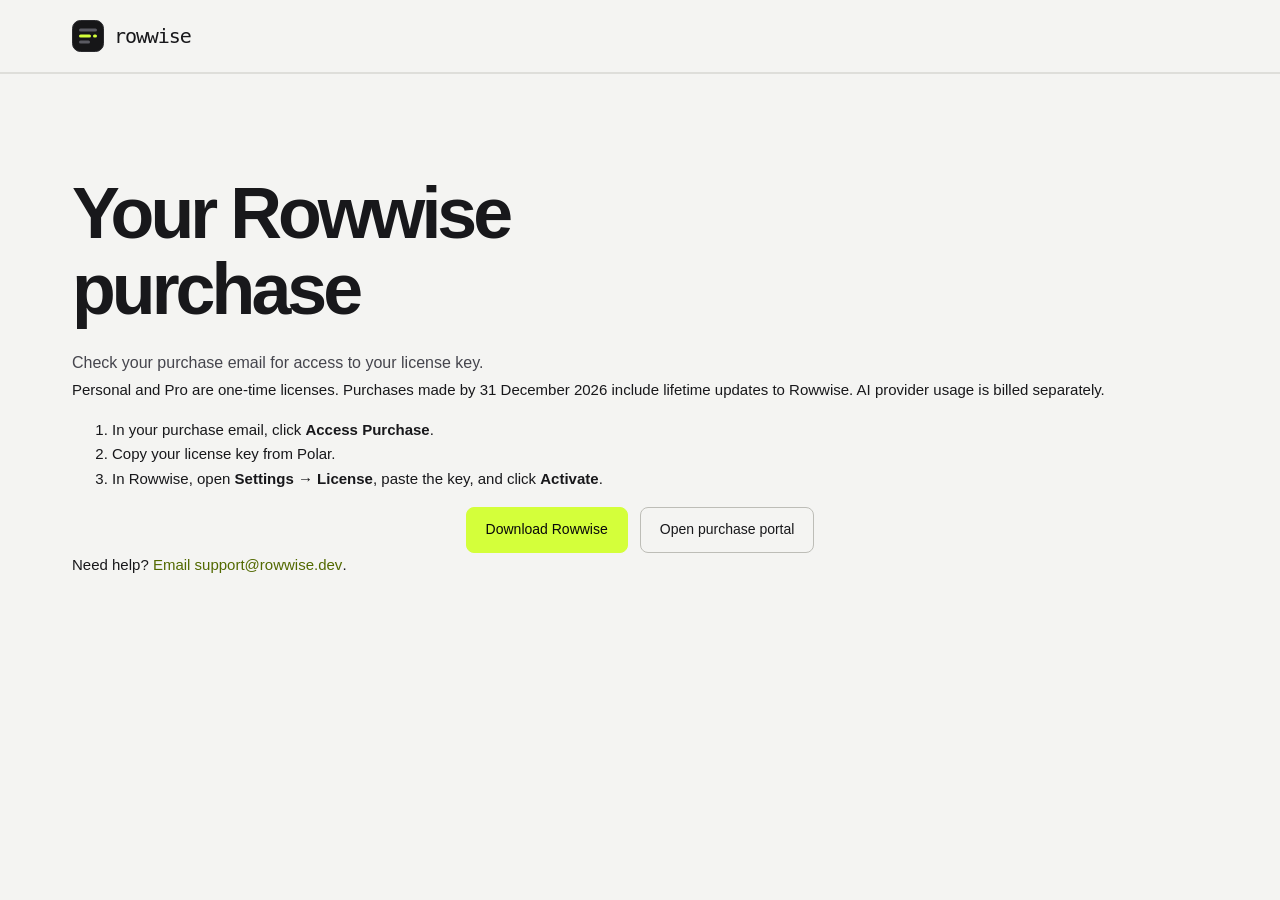
<file: purchase.html>
<!doctype html>
<html lang="en">
  <head>
    <meta charset="utf-8" />
    <meta name="viewport" content="width=device-width, initial-scale=1" />
    <meta name="referrer" content="no-referrer" />
    <meta name="robots" content="noindex" />
    <title>Your Rowwise purchase</title>
    <link
      rel="icon"
      href="/assets/brand/rowwise-mark.svg"
      type="image/svg+xml"
    />
    <link rel="stylesheet" href="/styles.css?v=fec4cebf309d" />
    <script src="/billing-config.js?v=92ca0e8623fe" defer></script>
    <script src="/purchase.js" defer></script>
  </head>
  <body>
    <nav class="site-nav" aria-label="Main navigation">
      <div class="wrap nav-inner">
        <a class="brand" href="/" aria-label="Rowwise home"
          ><img
            src="/assets/brand/rowwise-mark.svg"
            width="32"
            height="32"
            alt=""
          />rowwise</a
        >
      </div>
    </nav>
    <main class="page-section">
      <div class="wrap">
        <div class="section-heading">
          <h1 id="purchase-heading">Your Rowwise purchase</h1>
          <p class="section-lede" id="purchase-status" role="status">
            Check your purchase email for access to your license key.
          </p>
        </div>
        <p>
          Personal and Pro are one-time licenses. Purchases made by 31 December
          2026 include lifetime updates to Rowwise. AI provider usage is billed
          separately.
        </p>
        <ol>
          <li>
            In your purchase email, click <strong>Access Purchase</strong>.
          </li>
          <li>Copy your license key from Polar.</li>
          <li>
            In Rowwise, open <strong>Settings → License</strong>, paste the key,
            and click <strong>Activate</strong>.
          </li>
        </ol>
        <div class="ctas">
          <a class="btn btn-primary" href="/#download">Download Rowwise</a>
          <a class="btn" href="https://polar.sh/rowwise/portal"
            >Open purchase portal</a
          >
        </div>
        <p>
          Need help?
          <a class="text-link" href="mailto:support@rowwise.dev"
            >Email support@rowwise.dev</a
          >.
        </p>
      </div>
    </main>
  </body>
</html>
</file>
<file: styles.css>
:root {
  color-scheme: dark;
  --bg: #09090a;
  --subtle: #111113;
  --raised: #161618;
  --hover: #1f1f23;
  --line: #2a2a2e;
  --line-strong: #44444b;
  --text: #ededef;
  --body: #b4b4bc;
  --muted: #8a8a93;
  --acid: #d4ff3a;
  --acid-hover: #deff60;
  --accent: #d4ff3a;
  --accent-soft: rgb(212 255 58 / 0.07);
  --ok: #5eead4;
  --amber: #facc15;
  --nav: rgb(9 9 10 / 0.92);
  --shadow: rgb(0 0 0 / 0.35);
  --sans: Geist, -apple-system, BlinkMacSystemFont, sans-serif;
  --mono: "Geist Mono", ui-monospace, monospace;
}
:root[data-mode="light"] {
  color-scheme: light;
  --bg: #f4f4f2;
  --subtle: #fff;
  --raised: #f7f7f5;
  --hover: #ededea;
  --line: #dededa;
  --line-strong: #bdbdb7;
  --text: #18181b;
  --body: #45454d;
  --muted: #696972;
  --acid-hover: #c9f22e;
  --accent: #526900;
  --accent-soft: #f0f5df;
  --ok: #087d6b;
  --amber: #936500;
  --nav: rgb(244 244 242 / 0.94);
  --shadow: rgb(9 9 10 / 0.09);
}
@media (prefers-color-scheme: light) {
  :root:not([data-mode]) {
    color-scheme: light;
    --bg: #f4f4f2;
    --subtle: #fff;
    --raised: #f7f7f5;
    --hover: #ededea;
    --line: #dededa;
    --line-strong: #bdbdb7;
    --text: #18181b;
    --body: #45454d;
    --muted: #696972;
    --acid-hover: #c9f22e;
    --accent: #526900;
    --accent-soft: #f0f5df;
    --ok: #087d6b;
    --amber: #936500;
    --nav: rgb(244 244 242 / 0.94);
    --shadow: rgb(9 9 10 / 0.09);
  }
}
* {
  box-sizing: border-box;
}
html {
  scroll-behavior: auto;
  scroll-padding-top: 88px;
}
body {
  margin: 0;
  background: var(--bg);
  color: var(--text);
  font: 15px/1.65 var(--sans);
  -webkit-font-smoothing: antialiased;
}
a {
  color: inherit;
  text-decoration: none;
}
button,
input {
  font: inherit;
}
button {
  cursor: pointer;
}
button,
a,
input,
summary {
  -webkit-tap-highlight-color: transparent;
}
:focus-visible {
  outline: 2px solid var(--accent);
  outline-offset: 5px;
  border-radius: 4px;
}
::selection {
  background: var(--acid);
  color: #09090a;
}
[hidden] {
  display: none !important;
}
img {
  display: block;
  max-width: 100%;
}
svg.icon {
  width: 18px;
  height: 18px;
  flex: none;
  fill: none;
  stroke: currentColor;
  stroke-width: 1.65;
  stroke-linecap: round;
  stroke-linejoin: round;
}
h1,
h2,
h3,
h4,
p {
  margin: 0;
}
h1,
h2,
h3,
h4 {
  font-weight: 550;
}
h1,
h2 {
  text-wrap: balance;
}
.wrap {
  max-width: 1200px;
  padding: 0 32px;
  margin: 0 auto;
}
.mono,
code,
pre,
kbd {
  font-family: var(--mono);
}
.accent {
  color: var(--accent);
}
.muted {
  color: var(--muted);
}
.eyebrow {
  color: var(--accent);
  font: 500 11px/1.5 var(--mono);
  letter-spacing: 0.08em;
  text-transform: uppercase;
}
.btn {
  display: inline-flex;
  align-items: center;
  justify-content: center;
  gap: 9px;
  min-height: 46px;
  padding: 0 19px;
  border: 1px solid var(--line-strong);
  border-radius: 8px;
  background: transparent;
  color: var(--text);
  font-size: 14px;
  font-weight: 500;
  transition:
    background 0.15s,
    border-color 0.15s;
}
.btn:hover {
  background: var(--hover);
  border-color: var(--muted);
}
.btn-primary {
  background: var(--acid);
  border-color: var(--acid);
  color: #09090a;
}
.btn-primary:hover {
  background: var(--acid-hover);
  border-color: var(--acid-hover);
}
.btn-small {
  min-height: 36px;
  padding: 0 14px;
  font-size: 13px;
}
.text-link {
  color: var(--accent);
  font-weight: 500;
  display: inline-flex;
  gap: 8px;
  align-items: center;
}
.text-link:hover {
  text-decoration: underline;
  text-underline-offset: 4px;
}
.skip-link {
  position: fixed;
  top: -100px;
  left: 16px;
  z-index: 100;
  padding: 12px 18px;
  background: var(--acid);
  color: #09090a;
  border-radius: 6px;
}
.skip-link:focus {
  top: 12px;
}
.site-nav {
  position: sticky;
  top: 0;
  z-index: 30;
  border-bottom: 1px solid var(--line);
  background: var(--nav);
  backdrop-filter: blur(16px);
}
.nav-inner {
  height: 72px;
  display: flex;
  align-items: center;
  gap: 48px;
}
.brand {
  display: inline-flex;
  align-items: center;
  gap: 10px;
  font: 500 20px/1 var(--mono);
  letter-spacing: -0.055em;
}
.brand img {
  width: 32px;
  height: 32px;
}
.nav-links {
  display: flex;
  list-style: none;
  gap: 27px;
  padding: 0;
  margin: 0;
  font-size: 13px;
  color: var(--body);
}
.nav-links a:hover {
  color: var(--text);
}
.nav-actions {
  margin-left: auto;
  display: flex;
  align-items: center;
  gap: 14px;
}
.icon-button {
  display: inline-grid;
  place-items: center;
  width: 36px;
  height: 36px;
  border: 1px solid transparent;
  border-radius: 7px;
  color: var(--muted);
  background: transparent;
}
.icon-button:hover {
  background: var(--hover);
  color: var(--text);
}
.theme-toggle .moon,
:root[data-mode="light"] .theme-toggle .sun {
  display: none;
}
:root[data-mode="light"] .theme-toggle .moon {
  display: block;
}
.mobile-toggle {
  display: none;
}
.hero {
  padding: 72px 0;
}
.hero-layout {
  display: grid;
  grid-template-columns: minmax(0, 0.9fr) minmax(0, 1.1fr);
  align-items: center;
  gap: clamp(28px, 4vw, 58px);
}
h1 {
  font-size: clamp(42px, 5.6vw, 72px);
  line-height: 1.06;
  letter-spacing: -0.055em;
  margin: 25px auto 22px;
  max-width: 950px;
}
.hero h1 {
  font-size: clamp(37px, 4.4vw, 60px);
  margin: 0 0 18px;
}
.hero-lede {
  font-size: 17px;
  line-height: 1.7;
  color: var(--body);
  margin: 0 0 24px;
  max-width: 460px;
  text-wrap: pretty;
}
.hero-lede a {
  color: var(--accent);
  text-decoration: underline;
  text-underline-offset: 3px;
}
.hero .ctas {
  justify-content: flex-start;
}
.ctas {
  display: flex;
  justify-content: center;
  flex-wrap: wrap;
  gap: 12px;
}
.fine {
  font-size: 12px;
  color: var(--muted);
  margin-top: 17px;
}
.fine a {
  color: var(--body);
  text-decoration: underline;
  text-underline-offset: 3px;
}
.supporting {
  border-top: 1px solid var(--line);
}
.supporting summary {
  font-size: 10px;
  color: var(--muted);
  padding: 9px 0;
  cursor: pointer;
}
.supporting pre {
  font-size: 10px;
  overflow: auto;
  color: var(--body);
  padding: 10px;
  background: var(--bg);
}
/* Marketing sections */
.page-section {
  padding: 76px 0;
  border-top: 1px solid var(--line);
}
.section-heading {
  max-width: 670px;
}
h2 {
  font-size: clamp(32px, 4vw, 46px);
  line-height: 1.12;
  letter-spacing: -0.04em;
  margin: 14px 0 17px;
}
.section-lede {
  font-size: 16px;
  line-height: 1.8;
  color: var(--body);
  max-width: 630px;
  text-wrap: pretty;
}
.ask-demo {
  min-width: 0;
  margin: 0;
}
.ask-demo video {
  display: block;
  width: 100%;
  height: auto;
  aspect-ratio: 1200 / 736;
  border: 1px solid var(--line-strong);
  border-radius: 12px;
  background: #161618;
  box-shadow: 0 22px 60px -30px var(--shadow);
}
.ask-demo figcaption {
  margin-top: 9px;
  color: var(--muted);
  font-size: 12px;
}
.split {
  display: grid;
  grid-template-columns: 1fr 1fr;
  align-items: start;
  gap: 72px;
}
.feature-list {
  padding: 0;
  margin: 25px 0;
  list-style: none;
  display: grid;
  gap: 14px;
  color: var(--body);
  font-size: 14px;
}
.feature-list li {
  display: flex;
  align-items: baseline;
  gap: 11px;
}
.feature-list li::before {
  content: "↗";
  color: var(--accent);
  font: 12px var(--mono);
}
.client-chips {
  display: grid;
  grid-template-columns: repeat(2, minmax(0, 1fr));
  gap: 10px;
  max-width: 430px;
  list-style: none;
  padding: 0;
  margin: 23px 0 14px;
}
.client-chips li {
  min-width: 0;
}
.client-chip {
  display: flex;
  align-items: center;
  gap: 12px;
  min-height: 62px;
  padding: 12px 14px;
  border: 1px solid var(--line);
  border-radius: 8px;
  background: var(--raised);
  color: var(--text);
  font-size: 13px;
  font-weight: 500;
  transition:
    background 0.15s,
    border-color 0.15s;
}
.client-chip:hover {
  background: var(--hover);
  border-color: var(--line-strong);
}
.client-icon {
  display: grid;
  place-items: center;
  width: 30px;
  height: 30px;
  flex: none;
}
.client-icon img {
  width: 30px;
  height: 30px;
  object-fit: contain;
}
.client-icon .codex-logo {
  background: #000;
  border-radius: 6px;
}
.client-icon .on-light {
  display: none;
}
:root[data-mode="light"] .client-icon .on-dark {
  display: none;
}
:root[data-mode="light"] .client-icon .on-light {
  display: block;
}
@media (prefers-color-scheme: light) {
  :root:not([data-mode]) .client-icon .on-dark {
    display: none;
  }
  :root:not([data-mode]) .client-icon .on-light {
    display: block;
  }
}
@media (max-width: 380px) {
  .client-chip {
    padding: 10px;
    gap: 9px;
    font-size: 12px;
  }
}
.connection-flow {
  display: flex;
  align-items: center;
  gap: 10px;
  padding: 20px;
  border-bottom: 1px solid var(--line);
  font: 10px var(--mono);
  color: var(--body);
  justify-content: space-between;
}
.flow-node {
  display: flex;
  align-items: center;
  gap: 7px;
}
.flow-node img {
  width: 23px;
  height: 23px;
}
.flow-node .icon {
  width: 16px;
  height: 16px;
  color: var(--muted);
}
.setup-card {
  border: 1px solid var(--line);
  border-radius: 10px;
  background: var(--subtle);
  overflow: hidden;
}
.setup-inner {
  padding: 23px;
}
.setup-title {
  font-size: 12px;
  color: var(--body);
  display: flex;
  justify-content: space-between;
  align-items: center;
}
.copy-button {
  color: var(--body);
  border: 1px solid var(--line);
  background: var(--raised);
  border-radius: 5px;
  padding: 5px 9px;
  font-size: 11px;
  min-width: 66px;
}
.copy-button:hover {
  border-color: var(--muted);
}
.setup-card pre {
  font: 11px/1.9 var(--mono);
  color: var(--text);
  white-space: pre-wrap;
  overflow-wrap: anywhere;
  margin: 17px 0;
}
.setup-card .code-comment {
  color: var(--muted);
}
.setup-foot {
  display: flex;
  gap: 15px;
  flex-wrap: wrap;
  border-top: 1px solid var(--line);
  padding-top: 15px;
  color: var(--ok);
  font: 9px var(--mono);
}
.privacy-note {
  font-size: 12px;
  line-height: 1.8;
  color: var(--muted);
  margin-top: 17px;
}
.privacy-note strong {
  color: var(--body);
  font-weight: 500;
}
.copy-status {
  min-height: 20px;
  color: var(--muted);
  font-size: 11px;
  margin-top: 8px;
}
.source-toolbar {
  display: flex;
  justify-content: space-between;
  gap: 20px;
  align-items: center;
  margin: 36px 0 18px;
}
.source-filters {
  display: flex;
  flex-wrap: wrap;
  gap: 5px;
}
.source-filters button {
  color: var(--muted);
  border: 1px solid transparent;
  border-radius: 5px;
  background: transparent;
  padding: 6px 10px;
  font-size: 12px;
}
.source-filters button[aria-pressed="true"] {
  color: var(--text);
  border-color: var(--line);
  background: var(--raised);
}
.source-search {
  position: relative;
}
.source-search .icon {
  position: absolute;
  top: 11px;
  left: 11px;
  width: 14px;
  height: 14px;
  color: var(--muted);
}
.source-search input {
  border: 1px solid var(--line);
  border-radius: 6px;
  background: var(--subtle);
  color: var(--text);
  padding: 9px 12px 9px 33px;
  width: 220px;
  font-size: 12px;
}
.source-grid {
  display: grid;
  grid-template-columns: repeat(4, minmax(0, 1fr));
  gap: 10px;
}
.source-card {
  display: grid;
  grid-template-columns: 38px minmax(0, 1fr);
  align-items: center;
  gap: 12px;
  padding: 16px 15px;
  min-height: 94px;
  border: 1px solid var(--line);
  border-radius: 8px;
  background: var(--subtle);
}
.source-icon {
  display: grid;
  place-items: center;
  width: 38px;
  height: 38px;
  border-radius: 8px;
  background: #ffffff;
  border: 1px solid #e5e5e2;
}
.source-icon img,
.source-icon svg {
  width: 28px;
  height: 28px;
  object-fit: contain;
}
.source-icon--dark {
  background: #161618;
  border-color: #2a2a2e;
}
.source-copy {
  min-width: 0;
}
.source-name {
  font-size: 13px;
  font-weight: 500;
}
.source-detail {
  color: var(--muted);
  font-size: 10px;
  margin-top: 2px;
}
.source-badge {
  display: inline-block;
  margin: 6px 0 0;
  font: 10px/1.4 var(--mono);
  border: 1px solid var(--line-strong);
  padding: 2px 6px;
  border-radius: 4px;
  color: var(--amber);
}
.source-badge.qualified {
  color: var(--ok);
}
.source-count {
  color: var(--muted);
  font: 10px var(--mono);
  margin-top: 16px;
}
.source-empty {
  padding: 32px 0;
  color: var(--body);
  font-size: 14px;
}
.source-notes {
  margin-top: 25px;
  display: grid;
  gap: 10px;
  font-size: 12px;
  color: var(--muted);
}
.source-notes b {
  color: var(--body);
  font-weight: 500;
}
.source-icon--csv {
  color: #166d9e;
}
.source-icon--parquet {
  color: #6c45a2;
}
.source-icon--json {
  color: #3f3f46;
}
.workflow-grid {
  display: grid;
  grid-template-columns: repeat(3, 1fr);
  gap: 34px;
  margin-top: 38px;
}
.workflow-card {
  padding-top: 21px;
  border-top: 1px solid var(--line-strong);
}
.workflow-card > .icon {
  color: var(--accent);
  width: 20px;
  height: 20px;
}
.workflow-card h3 {
  font-size: 17px;
  letter-spacing: -0.02em;
  margin: 14px 0 10px;
}
.workflow-card p {
  color: var(--body);
  font-size: 13px;
  line-height: 1.8;
}
.ai-provider-note {
  margin-top: 26px;
  color: var(--body);
  font-size: 14px;
  text-wrap: pretty;
}
.ai-provider-note strong {
  color: var(--text);
  font-weight: 600;
}
.plan-intro {
  display: flex;
  align-items: end;
  justify-content: space-between;
  gap: 30px;
}
.launch-note {
  max-width: 275px;
  font-size: 12px;
  color: var(--body);
  border-left: 2px solid var(--accent);
  padding-left: 14px;
  margin-bottom: 7px;
}
.launch-note strong {
  display: block;
  color: var(--accent);
  font: 10px var(--mono);
  text-transform: uppercase;
  margin-bottom: 4px;
}
.plans {
  display: grid;
  grid-template-columns: repeat(2, minmax(0, 1fr));
  gap: 18px;
  max-width: 860px;
  margin: 37px auto 0;
}
.plan {
  border: 1px solid var(--line);
  border-radius: 9px;
  padding: 27px;
  display: flex;
  flex-direction: column;
  background: var(--subtle);
}
.plan.featured {
  border-color: var(--accent);
}
.plan h3 {
  font-size: 15px;
  display: flex;
  justify-content: space-between;
  align-items: center;
}
.plan h3 span {
  color: var(--accent);
  font: 9px var(--mono);
}
.plan .for {
  color: var(--muted);
  font-size: 12px;
  margin: 6px 0 25px;
}
.price {
  font-size: 43px;
  letter-spacing: -0.05em;
  line-height: 1.1;
}
.price small {
  font-size: 11px;
  letter-spacing: 0;
  color: var(--muted);
}
.price s {
  font-size: 19px;
  color: var(--muted);
  letter-spacing: -0.02em;
  margin-left: 7px;
}
.plan .note {
  color: var(--muted);
  font-size: 11px;
  margin-top: 9px;
}
.plan ul {
  list-style: none;
  padding: 22px 0;
  margin: 0;
  display: grid;
  gap: 10px;
  color: var(--body);
  font-size: 12px;
  flex: 1;
}
.plan li::before {
  content: "✓";
  color: var(--accent);
  padding-right: 9px;
}
.plan .btn {
  width: 100%;
  min-height: 40px;
  font-size: 12px;
}
.pricing-foot {
  color: var(--muted);
  font-size: 12px;
  margin-top: 22px;
  text-align: center;
}
.faq-layout {
  display: grid;
  grid-template-columns: 0.8fr 1.3fr;
  gap: 72px;
}
.faq {
  border-top: 1px solid var(--line);
}
.faq details {
  border-bottom: 1px solid var(--line);
  padding: 18px 0;
}
.faq summary {
  list-style: none;
  display: flex;
  align-items: baseline;
  justify-content: space-between;
  gap: 20px;
  font-size: 14px;
  cursor: pointer;
}
.faq summary::-webkit-details-marker {
  display: none;
}
.faq summary::after {
  content: "+";
  color: var(--muted);
  font: 18px var(--mono);
}
.faq details[open] summary::after {
  content: "−";
}
.faq p {
  color: var(--body);
  font-size: 13px;
  margin: 12px 24px 0 0;
  line-height: 1.8;
}
.faq a {
  color: var(--accent);
  text-decoration: underline;
  text-underline-offset: 3px;
}
.download {
  text-align: center;
}
.download-mark {
  margin: 0 auto;
}
.download h2 {
  margin: 18px auto 10px;
}
.download .section-lede {
  margin: 0 auto 28px;
}
.platform-picker {
  display: flex;
  justify-content: center;
  gap: 10px;
  min-width: 0;
  padding: 0;
  margin: 0 auto 16px;
  border: 0;
}
.platform-option {
  cursor: pointer;
}
.platform-tile {
  display: grid;
  justify-items: center;
  align-content: center;
  gap: 6px;
  width: 76px;
  height: 70px;
  border: 1px solid var(--line);
  border-radius: 12px;
  color: var(--body);
  background: var(--subtle);
  font-size: 12px;
}
.platform-tile .icon {
  width: 22px;
  height: 22px;
}
.platform-option:hover .platform-tile {
  border-color: var(--line-strong);
  background: var(--raised);
}
.platform-option input:checked + .platform-tile {
  border-color: var(--accent);
  color: var(--accent);
  background: var(--accent-soft);
}
.platform-option input:focus-visible + .platform-tile {
  outline: 2px solid var(--accent);
  outline-offset: 3px;
}
.download-actions {
  display: grid;
  justify-items: center;
  gap: 8px;
}
.platform-download {
  width: min(100%, 352px);
  min-height: 48px;
  padding-inline: 10px;
}
.download-format {
  font-size: 11px;
  font-weight: 500;
  color: inherit;
  opacity: 0.8;
}
.download-version {
  margin-top: 16px;
  color: var(--muted);
  font-size: 12px;
}
.site-footer {
  border-top: 1px solid var(--line);
  padding: 33px 0;
  color: var(--muted);
  font-size: 11px;
}
.footer-top {
  display: flex;
  justify-content: space-between;
  align-items: center;
  gap: 25px;
  margin-bottom: 25px;
}
.footer-links {
  display: flex;
  flex-wrap: wrap;
  gap: 20px;
}
.footer-links a:hover {
  color: var(--text);
}
.footer-bottom {
  display: flex;
  justify-content: space-between;
  gap: 20px;
  font-size: 10px;
}
@media (max-width: 1024px) {
  .nav-inner {
    gap: 25px;
  }
  .nav-links {
    gap: 18px;
  }
  .split {
    gap: 35px;
  }
  .source-grid {
    grid-template-columns: repeat(3, minmax(0, 1fr));
  }
  .workflow-grid {
    gap: 25px;
  }
}
@media (max-width: 760px) {
  .wrap {
    padding: 0 21px;
  }
  .nav-inner {
    height: 64px;
    gap: 12px;
  }
  .brand {
    font-size: 19px;
  }
  .brand img {
    width: 29px;
    height: 29px;
  }
  .nav-actions {
    gap: 5px;
  }
  .nav-actions > .btn {
    min-height: 34px;
    padding: 0 11px;
    font-size: 11px;
  }
  .mobile-toggle {
    display: inline-grid;
  }
  .nav-links {
    display: none;
    position: absolute;
    top: 63px;
    left: 0;
    right: 0;
    padding: 18px 23px 23px;
    gap: 0;
    flex-direction: column;
    background: var(--bg);
    border-bottom: 1px solid var(--line);
  }
  .nav-links.is-open {
    display: flex;
  }
  .nav-links a {
    display: block;
    padding: 12px 0;
  }
  .hero {
    padding: 42px 0;
    text-align: center;
  }
  .hero-layout {
    grid-template-columns: 1fr;
  }
  h1 {
    font-size: clamp(40px, 8vw, 61px);
    margin-top: 23px;
  }
  .hero h1 {
    font-size: clamp(38px, 7vw, 52px);
  }
  .hero-lede {
    margin-inline: auto;
    font-size: 16px;
  }
  .hero .ctas {
    justify-content: center;
  }
  .page-section {
    padding: 52px 0;
  }
  h2 {
    font-size: 34px;
  }
  .section-lede {
    font-size: 15px;
  }
  .split,
  .faq-layout {
    grid-template-columns: 1fr;
    gap: 35px;
  }
  .source-toolbar {
    align-items: start;
    flex-direction: column;
    gap: 15px;
  }
  .source-search,
  .source-search input {
    width: 100%;
  }
  .source-grid {
    grid-template-columns: repeat(2, minmax(0, 1fr));
  }
  .source-card {
    grid-template-columns: 34px minmax(0, 1fr);
    padding: 13px 11px;
    gap: 9px;
    min-height: 108px;
  }
  .source-icon {
    width: 34px;
    height: 34px;
  }
  .source-icon img,
  .source-icon svg {
    width: 26px;
    height: 26px;
  }
  .source-name {
    font-size: 12px;
  }
  .source-detail {
    font-size: 9px;
  }
  .source-badge {
    font-size: 10px;
    margin: 6px 0 0;
  }
  .workflow-grid {
    grid-template-columns: 1fr;
    gap: 26px;
  }
  .plan-intro {
    align-items: start;
    flex-direction: column;
    gap: 20px;
  }
  .launch-note {
    max-width: none;
  }
  .plans {
    grid-template-columns: 1fr;
  }
  .plan {
    padding: 24px;
  }
  .footer-top,
  .footer-bottom {
    align-items: start;
    flex-direction: column;
  }
}
@media (max-width: 380px) {
  .wrap {
    padding: 0 16px;
  }
  .source-grid {
    grid-template-columns: 1fr;
  }
  .source-card {
    min-height: 94px;
  }
}
@media (prefers-reduced-motion: reduce) {
  html {
    scroll-behavior: auto;
  }
  *,
  *::before,
  *::after {
    transition: none !important;
  }
}
.sr-only {
  position: absolute;
  width: 1px;
  height: 1px;
  padding: 0;
  margin: -1px;
  overflow: hidden;
  clip: rect(0, 0, 0, 0);
  white-space: nowrap;
  border: 0;
}

@media (max-width: 760px) {
  .connection-flow {
    gap: 6px;
    padding: 16px 12px;
  }
  .connection-flow > .icon {
    width: 14px;
  }
  .flow-node {
    gap: 5px;
    font-size: 9px;
  }
  .flow-node img {
    width: 21px;
    height: 21px;
  }
}

/* Keep connector availability readable at small sizes. */
.source-name {
  font-size: 14px;
}
.source-detail {
  font-size: 11px;
}
.source-badge {
  font-size: 10px;
}
@media (max-width: 760px) {
  .source-name {
    font-size: 13px;
  }
  .source-detail {
    font-size: 10px;
  }
  .source-badge {
    font-size: 10px;
  }
}

.pricing-foot {
  max-width: 740px;
  margin-left: auto;
  margin-right: auto;
  line-height: 1.8;
}
.pricing-foot strong {
  color: var(--body);
  font-weight: 500;
}
.team-note {
  text-align: center;
  margin-top: 20px;
  color: var(--body);
  font-size: 12px;
  line-height: 1.9;
}
@media (max-width: 760px) {
  .plans {
    grid-template-columns: 1fr;
  }
  .team-note .text-link {
    display: inline;
  }
}
</file>
